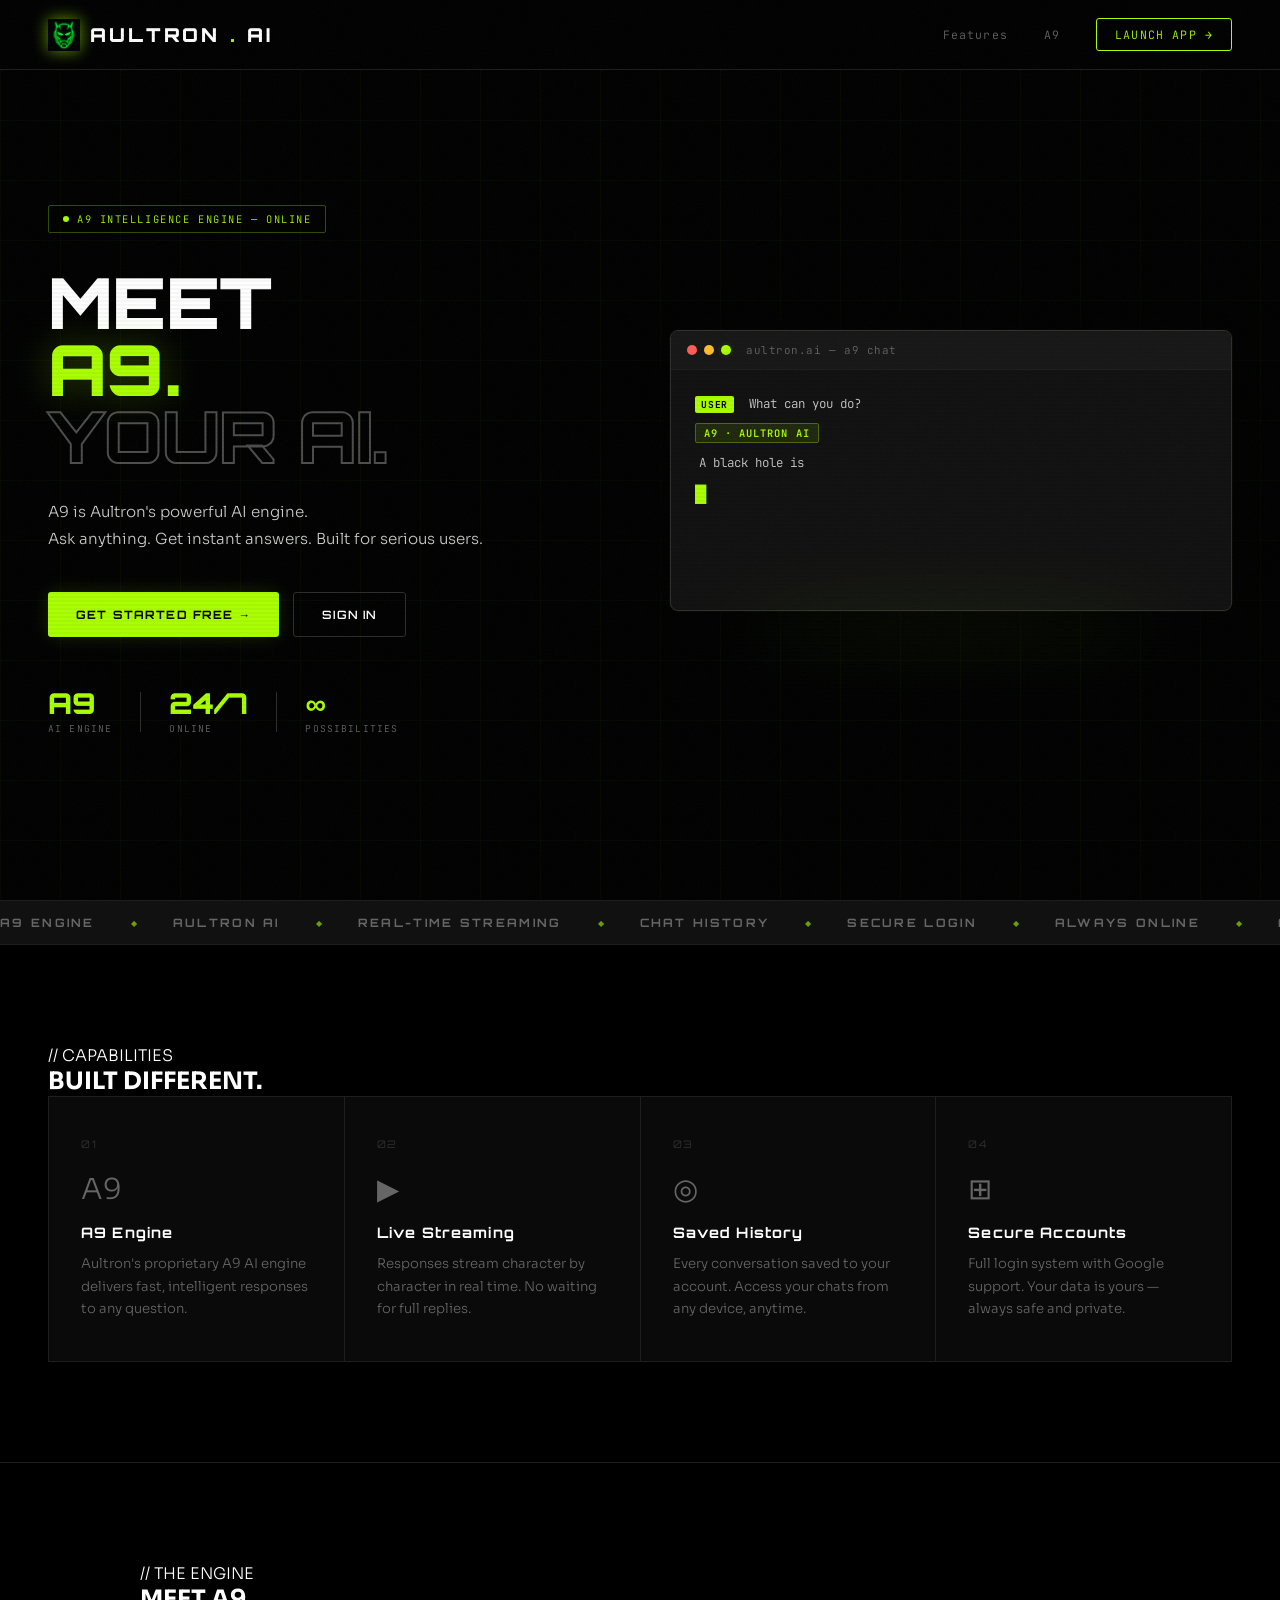
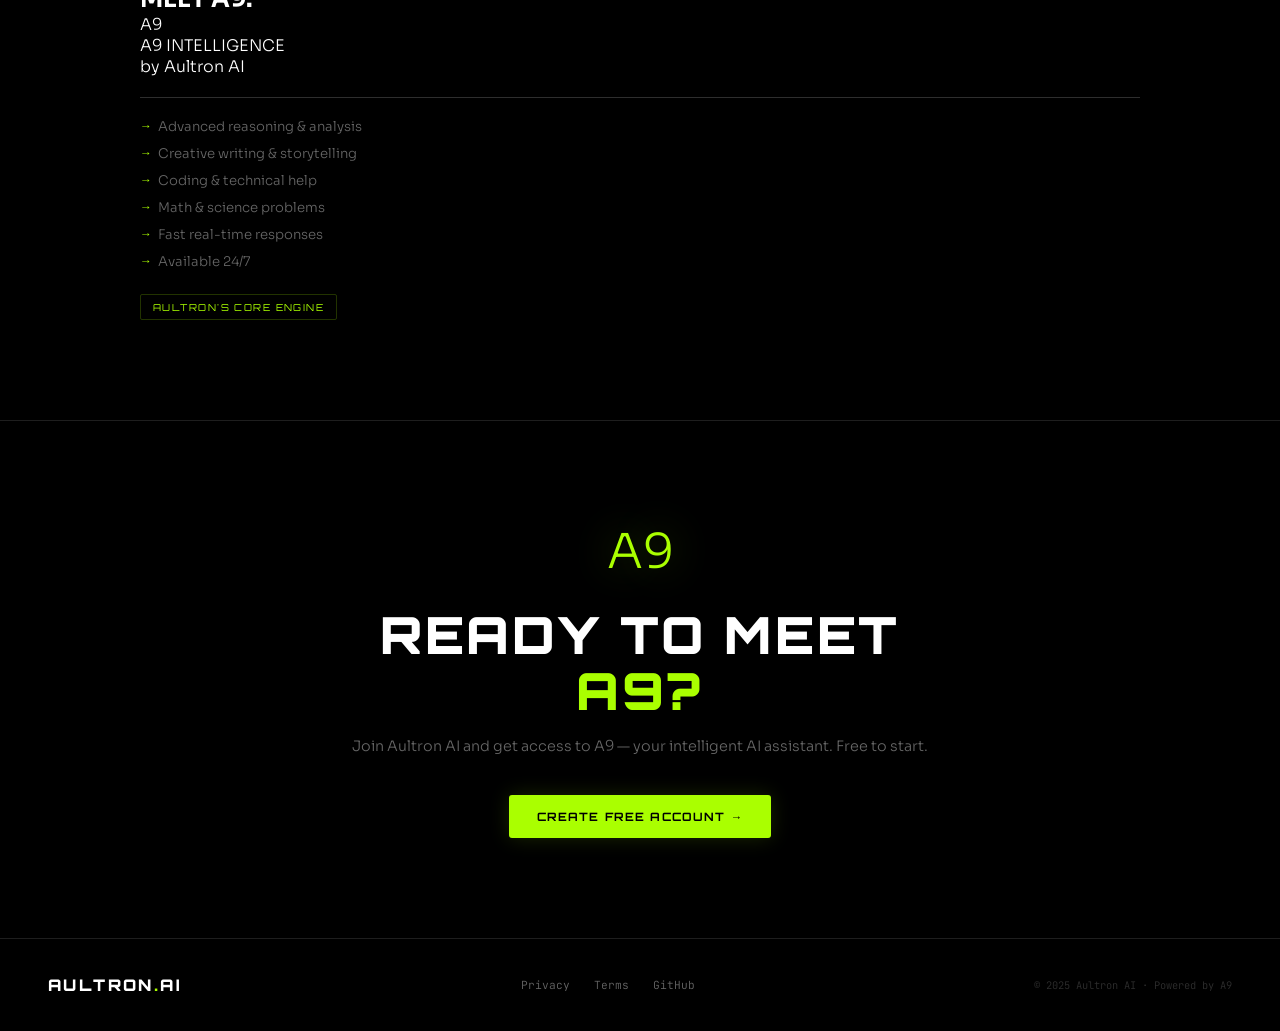
<file: index.html>
<!DOCTYPE html>
<html lang="en">
<head>
<meta charset="UTF-8">
<meta name="viewport" content="width=device-width, initial-scale=1.0">
<title>Aultron AI — Meet A9</title>
<link rel="icon" type="image/webp" href="logo.webp">
<link rel="stylesheet" href="css/global.css">
<link rel="stylesheet" href="css/landing.css">
<!-- PWA -->
<link rel="manifest" href="manifest.json">
<meta name="theme-color" content="#AAFF00">
<meta name="apple-mobile-web-app-capable" content="yes">
<meta name="apple-mobile-web-app-status-bar-style" content="black">
<meta name="apple-mobile-web-app-title" content="Aultron AI">
</head>
<body>
<div class="noise"></div>
<div class="scanlines"></div>

<!-- NAV -->
<nav class="nav">
  <a href="index.html" class="nav-logo">
    <img src="logo.webp" alt="Aultron AI" class="nav-logo-img">
    AULTRON<span>.</span>AI
  </a>
  <div class="nav-links">
    <a href="#features">Features</a>
    <a href="#a9">A9</a>
    <a href="pages/login.html" class="nav-cta">LAUNCH APP →</a>
  </div>
</nav>

<!-- HERO -->
<section class="hero">
  <div class="hero-grid-bg"></div>
  <div class="hero-content">
    <div class="hero-chip">
      <span class="chip-dot"></span>
      A9 INTELLIGENCE ENGINE — ONLINE
    </div>
    <h1 class="hero-title">
      MEET<br>
      <span class="hero-green">A9.</span><br>
      <span class="hero-outline">YOUR AI.</span>
    </h1>
    <p class="hero-desc">
      A9 is Aultron's powerful AI engine.<br>
      Ask anything. Get instant answers. Built for serious users.
    </p>
    <div class="hero-actions">
      <a href="pages/signup.html" class="btn-primary">GET STARTED FREE →</a>
      <a href="pages/login.html" class="btn-outline">SIGN IN</a>
    </div>
    <div class="hero-stats">
      <div class="stat">
        <div class="stat-val">A9</div>
        <div class="stat-label">AI ENGINE</div>
      </div>
      <div class="stat-sep"></div>
      <div class="stat">
        <div class="stat-val">24/7</div>
        <div class="stat-label">ONLINE</div>
      </div>
      <div class="stat-sep"></div>
      <div class="stat">
        <div class="stat-val">∞</div>
        <div class="stat-label">POSSIBILITIES</div>
      </div>
    </div>
  </div>

  <div class="hero-visual">
    <div class="terminal">
      <div class="terminal-bar">
        <span class="t-dot red"></span>
        <span class="t-dot yellow"></span>
        <span class="t-dot green"></span>
        <span class="t-title">aultron.ai — a9 chat</span>
      </div>
      <div class="terminal-body">
        <div class="t-line"><span class="t-prompt">USER</span> <span class="t-text">What can you do?</span></div>
        <div class="t-line t-ai"><span class="t-model gpt">A9 · AULTRON AI</span></div>
        <div class="t-line t-response" id="typedText"></div>
        <div class="t-cursor-line"><span class="t-blink">█</span></div>
      </div>
    </div>
    <div class="terminal-glow"></div>
  </div>
</section>

<!-- MARQUEE -->
<div class="marquee-wrap">
  <div class="marquee-track">
    <span>A9 ENGINE</span><em>◆</em>
    <span>AULTRON AI</span><em>◆</em>
    <span>REAL-TIME STREAMING</span><em>◆</em>
    <span>CHAT HISTORY</span><em>◆</em>
    <span>SECURE LOGIN</span><em>◆</em>
    <span>ALWAYS ONLINE</span><em>◆</em>
    <span>A9 ENGINE</span><em>◆</em>
    <span>AULTRON AI</span><em>◆</em>
    <span>REAL-TIME STREAMING</span><em>◆</em>
    <span>CHAT HISTORY</span><em>◆</em>
    <span>SECURE LOGIN</span><em>◆</em>
    <span>ALWAYS ONLINE</span><em>◆</em>
  </div>
</div>

<!-- FEATURES -->
<section class="features" id="features">
  <div class="features-inner">
    <div class="section-tag">// CAPABILITIES</div>
    <h2 class="section-heading">BUILT DIFFERENT.</h2>
    <div class="features-grid">
      <div class="feat-card" data-reveal>
        <div class="feat-num">01</div>
        <div class="feat-icon">A9</div>
        <h3>A9 Engine</h3>
        <p>Aultron's proprietary A9 AI engine delivers fast, intelligent responses to any question.</p>
      </div>
      <div class="feat-card" data-reveal>
        <div class="feat-num">02</div>
        <div class="feat-icon">▶</div>
        <h3>Live Streaming</h3>
        <p>Responses stream character by character in real time. No waiting for full replies.</p>
      </div>
      <div class="feat-card" data-reveal>
        <div class="feat-num">03</div>
        <div class="feat-icon">◎</div>
        <h3>Saved History</h3>
        <p>Every conversation saved to your account. Access your chats from any device, anytime.</p>
      </div>
      <div class="feat-card" data-reveal>
        <div class="feat-num">04</div>
        <div class="feat-icon">⊞</div>
        <h3>Secure Accounts</h3>
        <p>Full login system with Google support. Your data is yours — always safe and private.</p>
      </div>
    </div>
  </div>
</section>

<!-- A9 SECTION -->
<section class="models-section" id="a9">
  <div class="models-inner">
    <div class="section-tag">// THE ENGINE</div>
    <h2 class="section-heading">MEET A9.</h2>
    <div class="a9-showcase" data-reveal>
      <div class="a9-glyph">A9</div>
      <div class="a9-info">
        <div class="a9-name">A9 INTELLIGENCE</div>
        <div class="a9-sub">by Aultron AI</div>
        <div class="model-bar"></div>
        <ul class="model-list">
          <li>Advanced reasoning & analysis</li>
          <li>Creative writing & storytelling</li>
          <li>Coding & technical help</li>
          <li>Math & science problems</li>
          <li>Fast real-time responses</li>
          <li>Available 24/7</li>
        </ul>
        <div class="model-best">AULTRON'S CORE ENGINE</div>
      </div>
    </div>
  </div>
</section>


<!-- CTA -->
<section class="cta-section">
  <div class="cta-inner" data-reveal>
    <div class="cta-glyph">A9</div>
    <h2>READY TO MEET<br><span style="color:var(--green)">A9?</span></h2>
    <p>Join Aultron AI and get access to A9 — your intelligent AI assistant. Free to start.</p>
    <a href="pages/signup.html" class="btn-primary">CREATE FREE ACCOUNT →</a>
  </div>
</section>

<!-- FOOTER -->
<footer class="footer">
  <div class="footer-logo">AULTRON<span>.</span>AI</div>
  <div class="footer-links">
    <a href="#">Privacy</a>
    <a href="#">Terms</a>
    <a href="https://github.com" target="_blank">GitHub</a>
  </div>
  <div class="footer-copy">© 2025 Aultron AI · Powered by A9</div>
</footer>

<script src="js/landing.js"></script>
<script>
  // PWA Install
  let deferredPrompt;
  window.addEventListener('beforeinstallprompt', (e) => {
    e.preventDefault();
    deferredPrompt = e;
    const btn = document.getElementById('installBtn');
    if (btn) btn.style.display = 'flex';
  });
</script>
</body>
</html>
<script>
if ('serviceWorker' in navigator) {
  window.addEventListener('load', () => {
    navigator.serviceWorker.register('/aultron/sw.js')
      .then(() => console.log('✅ Aultron PWA ready!'))
      .catch(e => console.log('SW error:', e));
  });
}
</script>
</file>
<file: css/global.css>
@import url('https://fonts.googleapis.com/css2?family=Orbitron:wght@400;600;700;900&family=Sora:wght@300;400;500;600&family=JetBrains+Mono:wght@300;400;500&display=swap');

:root {
  --green: #AAFF00;
  --green-dim: #88CC00;
  --green-glow: rgba(170,255,0,0.15);
  --green-glow-strong: rgba(170,255,0,0.3);
  --black: #000000;
  --black-2: #0A0A0A;
  --black-3: #111111;
  --black-4: #171717;
  --white: #FFFFFF;
  --white-dim: #CCCCCC;
  --white-muted: #666666;
  --border: #1E1E1E;
  --border-bright: #2E2E2E;
}

*, *::before, *::after { margin:0; padding:0; box-sizing:border-box; }
html { scroll-behavior: smooth; }
body { background: var(--black); color: var(--white); font-family: 'Sora', sans-serif; font-weight: 300; overflow-x: hidden; }

/* NOISE + SCANLINES */
.noise { position:fixed; inset:0; pointer-events:none; z-index:9990; opacity:0.03; background-image:url("data:image/svg+xml,%3Csvg viewBox='0 0 200 200' xmlns='http://www.w3.org/2000/svg'%3E%3Cfilter id='n'%3E%3CfeTurbulence type='fractalNoise' baseFrequency='0.85' numOctaves='4' stitchTiles='stitch'/%3E%3C/filter%3E%3Crect width='100%25' height='100%25' filter='url(%23n)'/%3E%3C/svg%3E"); background-size:150px; }
.scanlines { position:fixed; inset:0; pointer-events:none; z-index:9989; background:repeating-linear-gradient(0deg,transparent,transparent 2px,rgba(0,0,0,0.03) 2px,rgba(0,0,0,0.03) 4px); }

/* SCROLLBAR */
::-webkit-scrollbar { width:3px; }
::-webkit-scrollbar-track { background:var(--black); }
::-webkit-scrollbar-thumb { background:var(--green); border-radius:2px; }

/* NAV */
.nav { position:fixed; top:0; left:0; right:0; z-index:1000; display:flex; align-items:center; justify-content:space-between; padding:18px 48px; border-bottom:1px solid var(--border); background:rgba(0,0,0,0.92); backdrop-filter:blur(20px); }
.nav-logo { font-family:'Orbitron',sans-serif; font-weight:900; font-size:1.2rem; letter-spacing:0.15em; color:var(--white); text-decoration:none; }
.nav-logo span { color:var(--green); }
.nav-links { display:flex; align-items:center; gap:36px; }
.nav-links a { font-family:'JetBrains Mono',monospace; font-size:0.72rem; color:var(--white-muted); text-decoration:none; letter-spacing:0.1em; transition:color 0.2s; }
.nav-links a:hover { color:var(--green); }
.nav-cta { border:1px solid var(--green) !important; color:var(--green) !important; padding:8px 18px; border-radius:3px; transition:all 0.2s !important; }
.nav-cta:hover { background:var(--green) !important; color:var(--black) !important; }

/* BUTTONS */
.btn-primary { display:inline-flex; align-items:center; gap:8px; background:var(--green); color:var(--black); font-family:'Orbitron',sans-serif; font-size:0.72rem; font-weight:700; letter-spacing:0.1em; padding:14px 28px; border-radius:3px; border:none; cursor:pointer; text-decoration:none; transition:all 0.2s; box-shadow:0 0 20px var(--green-glow); }
.btn-primary:hover { background:var(--white); box-shadow:0 0 40px var(--green-glow-strong); transform:translateY(-2px); }
.btn-outline { display:inline-flex; align-items:center; gap:8px; background:transparent; color:var(--white); font-family:'Orbitron',sans-serif; font-size:0.72rem; font-weight:600; letter-spacing:0.1em; padding:14px 28px; border-radius:3px; border:1px solid var(--border-bright); cursor:pointer; text-decoration:none; transition:all 0.2s; }
.btn-outline:hover { border-color:var(--green); color:var(--green); }

/* FOOTER */
.footer { border-top:1px solid var(--border); padding:36px 48px; display:flex; align-items:center; justify-content:space-between; flex-wrap:wrap; gap:20px; }
.footer-logo { font-family:'Orbitron',sans-serif; font-weight:900; font-size:1rem; letter-spacing:0.15em; }
.footer-logo span { color:var(--green); }
.footer-links { display:flex; gap:24px; }
.footer-links a { font-family:'JetBrains Mono',monospace; font-size:0.7rem; color:var(--white-muted); text-decoration:none; transition:color 0.2s; }
.footer-links a:hover { color:var(--green); }
.footer-copy { font-family:'JetBrains Mono',monospace; font-size:0.65rem; color:var(--border-bright); }

/* AUTH */
.auth-wrap { min-height:100vh; display:flex; align-items:center; justify-content:center; padding:24px; }
.auth-wrap::before { content:''; position:fixed; top:0; left:0; right:0; bottom:0; background:radial-gradient(ellipse at 50% 0%,rgba(170,255,0,0.06) 0%,transparent 60%); pointer-events:none; }
.auth-card { width:100%; max-width:440px; background:var(--black-3); border:1px solid var(--border-bright); border-radius:8px; padding:44px; position:relative; z-index:1; }
.auth-card::before { content:''; position:absolute; top:-1px; left:20px; right:20px; height:2px; background:var(--green); box-shadow:0 0 20px var(--green-glow-strong); }
.auth-logo { font-family:'Orbitron',sans-serif; font-weight:900; font-size:1.5rem; letter-spacing:0.15em; margin-bottom:6px; }
.auth-logo span { color:var(--green); }
.auth-sub { font-size:0.82rem; color:var(--white-muted); margin-bottom:36px; }
.form-group { margin-bottom:20px; }
.form-label { display:block; font-family:'JetBrains Mono',monospace; font-size:0.65rem; color:var(--white-muted); letter-spacing:0.12em; margin-bottom:8px; }
.form-input { width:100%; background:var(--black); border:1px solid var(--border-bright); border-radius:4px; padding:12px 14px; font-family:'Sora',sans-serif; font-size:0.88rem; color:var(--white); outline:none; transition:border-color 0.2s,box-shadow 0.2s; }
.form-input:focus { border-color:var(--green); box-shadow:0 0 0 3px rgba(170,255,0,0.08); }
.form-input::placeholder { color:#333; }
.form-btn { width:100%; padding:14px; background:var(--green); color:var(--black); border:none; border-radius:4px; font-family:'Orbitron',sans-serif; font-size:0.72rem; font-weight:700; letter-spacing:0.1em; cursor:pointer; transition:all 0.2s; margin-top:8px; box-shadow:0 0 20px var(--green-glow); }
.form-btn:hover { background:var(--white); }
.form-btn:disabled { opacity:0.4; cursor:not-allowed; }
.form-divider { display:flex; align-items:center; gap:12px; margin:24px 0; color:var(--border-bright); font-size:0.7rem; font-family:'JetBrains Mono',monospace; }
.form-divider::before,.form-divider::after { content:''; flex:1; height:1px; background:var(--border); }
.form-footer { text-align:center; margin-top:24px; font-size:0.8rem; color:var(--white-muted); }
.form-footer a { color:var(--green); text-decoration:none; }
.alert { padding:10px 14px; border-radius:4px; font-size:0.78rem; font-family:'JetBrains Mono',monospace; margin-bottom:16px; display:none; }
.alert-error { background:rgba(255,60,60,0.08); border:1px solid rgba(255,60,60,0.2); color:#ff6b6b; }
.alert-success { background:rgba(170,255,0,0.08); border:1px solid rgba(170,255,0,0.2); color:var(--green); }

@media(max-width:768px) { .nav { padding:14px 20px; } .nav-links a:not(.nav-cta) { display:none; } .footer { padding:28px 20px; flex-direction:column; text-align:center; } }

/* LOGO */
.nav-logo { display:flex !important; align-items:center; gap:10px; }
.nav-logo-img { width:32px; height:32px; object-fit:contain; filter:drop-shadow(0 0 8px rgba(170,255,0,0.6)); }
.topbar-logo { display:flex !important; align-items:center; gap:8px; }
.auth-logo { display:flex; align-items:center; gap:12px; }
.auth-logo-img { width:36px; height:36px; object-fit:contain; filter:drop-shadow(0 0 10px rgba(170,255,0,0.7)); }
</file>
<file: css/landing.css>
/* ===== LANDING PAGE ===== */

/* HERO */
.hero {
  min-height: 100vh;
  display: grid;
  grid-template-columns: 1fr 1fr;
  align-items: center;
  padding: 120px 48px 80px;
  gap: 60px;
  max-width: 1300px;
  margin: 0 auto;
  position: relative;
}

.hero-grid-bg {
  position: fixed;
  inset: 0;
  background-image:
    linear-gradient(rgba(170,255,0,0.03) 1px, transparent 1px),
    linear-gradient(90deg, rgba(170,255,0,0.03) 1px, transparent 1px);
  background-size: 60px 60px;
  pointer-events: none;
  z-index: 0;
}

.hero-content { position: relative; z-index: 1; }

.hero-chip {
  display: inline-flex;
  align-items: center;
  gap: 8px;
  font-family: 'JetBrains Mono', monospace;
  font-size: 0.65rem;
  letter-spacing: 0.15em;
  color: var(--green);
  border: 1px solid rgba(170,255,0,0.3);
  padding: 6px 14px;
  border-radius: 2px;
  margin-bottom: 36px;
  animation: fadeUp 0.5s ease both;
}
.chip-dot {
  width: 6px; height: 6px;
  background: var(--green);
  border-radius: 50%;
  animation: blink 1.5s infinite;
}
@keyframes blink {
  0%,100% { opacity:1; } 50% { opacity:0.2; }
}

.hero-title {
  font-family: 'Orbitron', sans-serif;
  font-weight: 900;
  font-size: clamp(3rem, 5.5vw, 5.5rem);
  line-height: 0.95;
  letter-spacing: -0.01em;
  margin-bottom: 28px;
  animation: fadeUp 0.5s 0.1s ease both;
}
.hero-green { color: var(--green); text-shadow: 0 0 40px var(--green-glow-strong); }
.hero-outline {
  -webkit-text-stroke: 2px rgba(255,255,255,0.3);
  color: transparent;
}

.hero-desc {
  font-size: 0.95rem;
  color: var(--white-dim);
  line-height: 1.8;
  margin-bottom: 40px;
  animation: fadeUp 0.5s 0.2s ease both;
}

.hero-actions {
  display: flex;
  gap: 14px;
  margin-bottom: 52px;
  animation: fadeUp 0.5s 0.3s ease both;
  flex-wrap: wrap;
}

.hero-stats {
  display: flex;
  align-items: center;
  gap: 28px;
  animation: fadeUp 0.5s 0.4s ease both;
}
.stat-val {
  font-family: 'Orbitron', sans-serif;
  font-size: 1.8rem;
  font-weight: 900;
  color: var(--green);
  line-height: 1;
}
.stat-label {
  font-family: 'JetBrains Mono', monospace;
  font-size: 0.6rem;
  color: var(--white-muted);
  letter-spacing: 0.12em;
  margin-top: 4px;
}
.stat-sep {
  width: 1px; height: 40px;
  background: var(--border-bright);
}

/* TERMINAL */
.hero-visual {
  position: relative;
  z-index: 1;
  animation: fadeUp 0.5s 0.2s ease both;
}
.terminal {
  background: var(--black-3);
  border: 1px solid var(--border-bright);
  border-radius: 8px;
  overflow: hidden;
  box-shadow: 0 0 60px rgba(0,0,0,0.8), 0 0 0 1px rgba(170,255,0,0.05);
}
.terminal-bar {
  background: var(--black-4);
  padding: 12px 16px;
  display: flex;
  align-items: center;
  gap: 7px;
  border-bottom: 1px solid var(--border);
}
.t-dot {
  width: 10px; height: 10px;
  border-radius: 50%;
}
.t-dot.red { background: #FF5F57; }
.t-dot.yellow { background: #FFBD2E; }
.t-dot.green { background: var(--green); box-shadow: 0 0 6px var(--green-glow); }
.t-title {
  font-family: 'JetBrains Mono', monospace;
  font-size: 0.68rem;
  color: var(--white-muted);
  margin-left: 8px;
  letter-spacing: 0.05em;
}
.terminal-body { padding: 24px; display: flex; flex-direction: column; gap: 10px; min-height: 240px; }
.t-line { font-family: 'JetBrains Mono', monospace; font-size: 0.78rem; line-height: 1.6; }
.t-prompt {
  background: var(--green);
  color: var(--black);
  font-size: 0.6rem;
  font-weight: 700;
  padding: 2px 6px;
  border-radius: 2px;
  margin-right: 8px;
  letter-spacing: 0.08em;
}
.t-text { color: var(--white-dim); }
.t-model {
  font-size: 0.65rem;
  font-weight: 600;
  padding: 2px 8px;
  border-radius: 2px;
  letter-spacing: 0.1em;
}
.t-model.claude { background: rgba(255,255,255,0.06); color: var(--white); border: 1px solid var(--border-bright); }
.t-model.gpt { background: rgba(170,255,0,0.1); color: var(--green); border: 1px solid rgba(170,255,0,0.3); }
.t-response { color: var(--white-dim); padding-left: 4px; }
.t-switch .t-tag {
  font-size: 0.65rem;
  color: var(--green);
  opacity: 0.6;
  font-style: italic;
}
.t-blink {
  color: var(--green);
  animation: blink 0.9s infinite;
  font-size: 1rem;
}
.terminal-glow {
  position: absolute;
  bottom: -40px; left: 50%;
  transform: translateX(-50%);
  width: 80%; height: 40px;
  background: var(--green);
  filter: blur(40px);
  opacity: 0.08;
  border-radius: 50%;
}

/* MARQUEE */
.marquee-wrap {
  overflow: hidden;
  border-top: 1px solid var(--border);
  border-bottom: 1px solid var(--border);
  padding: 14px 0;
  background: var(--black-3);
}
.marquee-track {
  display: flex;
  align-items: center;
  gap: 36px;
  width: max-content;
  animation: marquee 25s linear infinite;
}
.marquee-track span {
  font-family: 'Orbitron', sans-serif;
  font-size: 0.72rem;
  font-weight: 700;
  letter-spacing: 0.2em;
  color: var(--white-muted);
  white-space: nowrap;
}
.marquee-track em {
  color: var(--green);
  font-style: normal;
  font-size: 0.5rem;
  opacity: 0.6;
}
@keyframes marquee {
  from { transform: translateX(0); }
  to { transform: translateX(-50%); }
}

/* FEATURES */
.features { padding: 100px 48px; }
.features-inner { max-width: 1200px; margin: 0 auto; }
.features-grid {
  display: grid;
  grid-template-columns: repeat(auto-fit, minmax(260px, 1fr));
  gap: 1px;
  background: var(--border);
  border: 1px solid var(--border);
}
.feat-card {
  background: var(--black-2);
  padding: 40px 32px;
  position: relative;
  overflow: hidden;
  transition: background 0.3s;
  opacity: 0;
  transform: translateY(20px);
  transition: opacity 0.5s ease, transform 0.5s ease, background 0.2s;
}
.feat-card.revealed { opacity: 1; transform: translateY(0); }
.feat-card:hover { background: var(--black-3); }
.feat-card:hover .feat-icon { color: var(--green); text-shadow: 0 0 20px var(--green-glow); }
.feat-card::after {
  content: '';
  position: absolute;
  bottom: 0; left: 0; right: 0; height: 2px;
  background: var(--green);
  transform: scaleX(0);
  transform-origin: left;
  transition: transform 0.3s ease;
}
.feat-card:hover::after { transform: scaleX(1); }
.feat-num {
  font-family: 'Orbitron', sans-serif;
  font-size: 0.65rem;
  color: var(--border-bright);
  letter-spacing: 0.15em;
  margin-bottom: 20px;
}
.feat-icon {
  font-size: 1.8rem;
  color: var(--white-muted);
  margin-bottom: 16px;
  display: block;
  transition: color 0.3s, text-shadow 0.3s;
}
.feat-card h3 {
  font-family: 'Orbitron', sans-serif;
  font-size: 0.9rem;
  font-weight: 700;
  letter-spacing: 0.08em;
  margin-bottom: 12px;
  color: var(--white);
}
.feat-card p { font-size: 0.83rem; color: var(--white-muted); line-height: 1.7; }

/* MODELS */
.models-section { padding: 100px 48px; border-top: 1px solid var(--border); }
.models-inner { max-width: 1000px; margin: 0 auto; }
.models-compare {
  display: flex;
  align-items: center;
  gap: 32px;
  flex-wrap: wrap;
  justify-content: center;
}
.model-block {
  flex: 1;
  min-width: 280px;
  max-width: 380px;
  background: var(--black-3);
  border: 1px solid var(--border-bright);
  border-radius: 6px;
  padding: 40px 32px;
  opacity: 0;
  transform: translateY(20px);
  transition: opacity 0.5s ease, transform 0.5s ease, border-color 0.3s;
}
.model-block.revealed { opacity: 1; transform: translateY(0); }
.model-block:hover { border-color: var(--green); }
.model-glyph { font-size: 2.5rem; margin-bottom: 16px; color: var(--white-muted); }
.model-name {
  font-family: 'Orbitron', sans-serif;
  font-size: 2rem;
  font-weight: 900;
  letter-spacing: 0.1em;
  color: var(--white);
}
.model-version {
  font-family: 'JetBrains Mono', monospace;
  font-size: 0.65rem;
  color: var(--white-muted);
  letter-spacing: 0.1em;
  margin-bottom: 20px;
  margin-top: 4px;
}
.model-bar {
  height: 1px;
  background: var(--border-bright);
  margin: 20px 0;
}
.model-list { list-style: none; display: flex; flex-direction: column; gap: 10px; margin-bottom: 24px; }
.model-list li {
  font-size: 0.83rem;
  color: var(--white-muted);
  padding-left: 18px;
  position: relative;
}
.model-list li::before { content: '→'; position: absolute; left: 0; color: var(--green); font-size: 0.75rem; }
.model-best {
  font-family: 'Orbitron', sans-serif;
  font-size: 0.6rem;
  letter-spacing: 0.15em;
  color: var(--green);
  padding: 6px 12px;
  border: 1px solid rgba(170,255,0,0.2);
  border-radius: 2px;
  display: inline-block;
}
.vs-block {
  display: flex;
  flex-direction: column;
  align-items: center;
  gap: 12px;
  flex-shrink: 0;
}
.vs-text {
  font-family: 'Orbitron', sans-serif;
  font-size: 2rem;
  font-weight: 900;
  color: var(--border-bright);
  letter-spacing: 0.1em;
}
.vs-line { width: 1px; height: 60px; background: var(--border); }

/* PRICING */
.pricing-section { padding: 100px 48px; border-top: 1px solid var(--border); }
.pricing-inner { max-width: 800px; margin: 0 auto; }
.pricing-grid {
  display: grid;
  grid-template-columns: 1fr 1fr;
  gap: 20px;
}
.price-card {
  background: var(--black-3);
  border: 1px solid var(--border-bright);
  border-radius: 6px;
  padding: 36px 28px;
  display: flex;
  flex-direction: column;
  gap: 16px;
  opacity: 0;
  transform: translateY(20px);
  transition: opacity 0.5s ease, transform 0.5s ease;
  position: relative;
}
.price-card.revealed { opacity: 1; transform: translateY(0); }
.price-featured {
  border-color: var(--green);
  box-shadow: 0 0 40px rgba(170,255,0,0.08);
}
.price-featured::before {
  content: '';
  position: absolute;
  top: -1px; left: 20px; right: 20px; height: 2px;
  background: var(--green);
  box-shadow: 0 0 10px var(--green-glow);
}
.price-badge {
  position: absolute;
  top: -12px; right: 20px;
  background: var(--green);
  color: var(--black);
  font-family: 'Orbitron', sans-serif;
  font-size: 0.55rem;
  font-weight: 700;
  letter-spacing: 0.12em;
  padding: 4px 10px;
  border-radius: 2px;
}
.price-tier {
  font-family: 'Orbitron', sans-serif;
  font-size: 0.75rem;
  letter-spacing: 0.2em;
  color: var(--white-muted);
}
.price-amount {
  font-family: 'Orbitron', sans-serif;
  font-size: 2.5rem;
  font-weight: 900;
  color: var(--white);
}
.price-amount span { font-size: 1rem; color: var(--white-muted); }
.price-list { list-style: none; display: flex; flex-direction: column; gap: 10px; flex: 1; }
.price-list li { font-size: 0.82rem; color: var(--white-muted); font-family: 'JetBrains Mono', monospace; }
.price-list li:first-child { color: var(--white); }

/* CTA */
.cta-section { padding: 100px 48px; border-top: 1px solid var(--border); display: flex; justify-content: center; }
.cta-inner {
  text-align: center;
  max-width: 600px;
  opacity: 0;
  transform: translateY(20px);
  transition: opacity 0.5s ease, transform 0.5s ease;
}
.cta-inner.revealed { opacity: 1; transform: translateY(0); }
.cta-glyph {
  font-size: 3rem;
  color: var(--green);
  text-shadow: 0 0 40px var(--green-glow-strong);
  margin-bottom: 24px;
  display: block;
  animation: float 3s ease-in-out infinite;
}
@keyframes float {
  0%,100% { transform: translateY(0); }
  50% { transform: translateY(-8px); }
}
.cta-inner h2 {
  font-family: 'Orbitron', sans-serif;
  font-size: clamp(2rem, 4vw, 3.5rem);
  font-weight: 900;
  letter-spacing: 0.05em;
  margin-bottom: 16px;
  line-height: 1.1;
}
.cta-inner p { font-size: 0.9rem; color: var(--white-muted); margin-bottom: 36px; line-height: 1.7; }

/* ANIMATIONS */
@keyframes fadeUp {
  from { opacity: 0; transform: translateY(20px); }
  to { opacity: 1; transform: translateY(0); }
}

/* RESPONSIVE */
@media (max-width: 900px) {
  .hero { grid-template-columns: 1fr; padding: 100px 24px 60px; }
  .hero-visual { display: none; }
  .features { padding: 60px 20px; }
  .models-section, .pricing-section, .cta-section { padding: 60px 20px; }
  .pricing-grid { grid-template-columns: 1fr; }
  .vs-block { display: none; }
}
</file>
